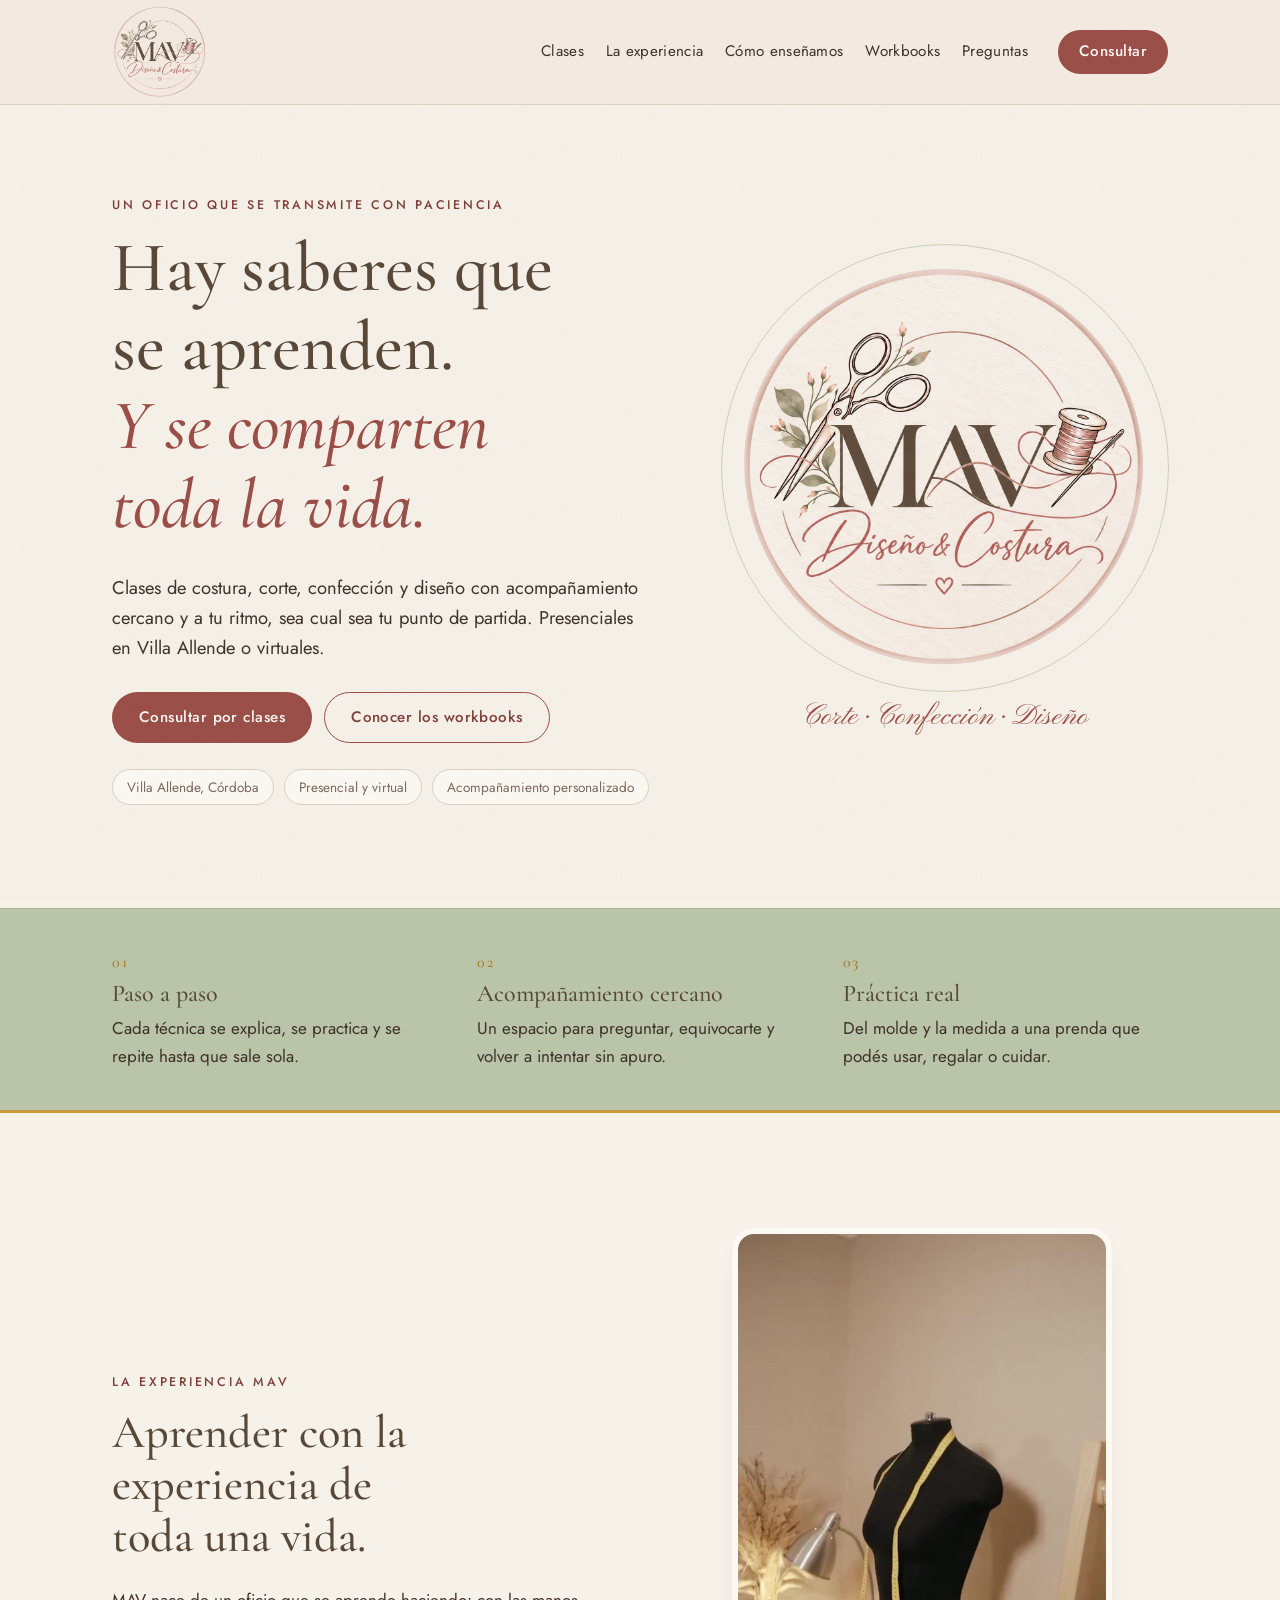
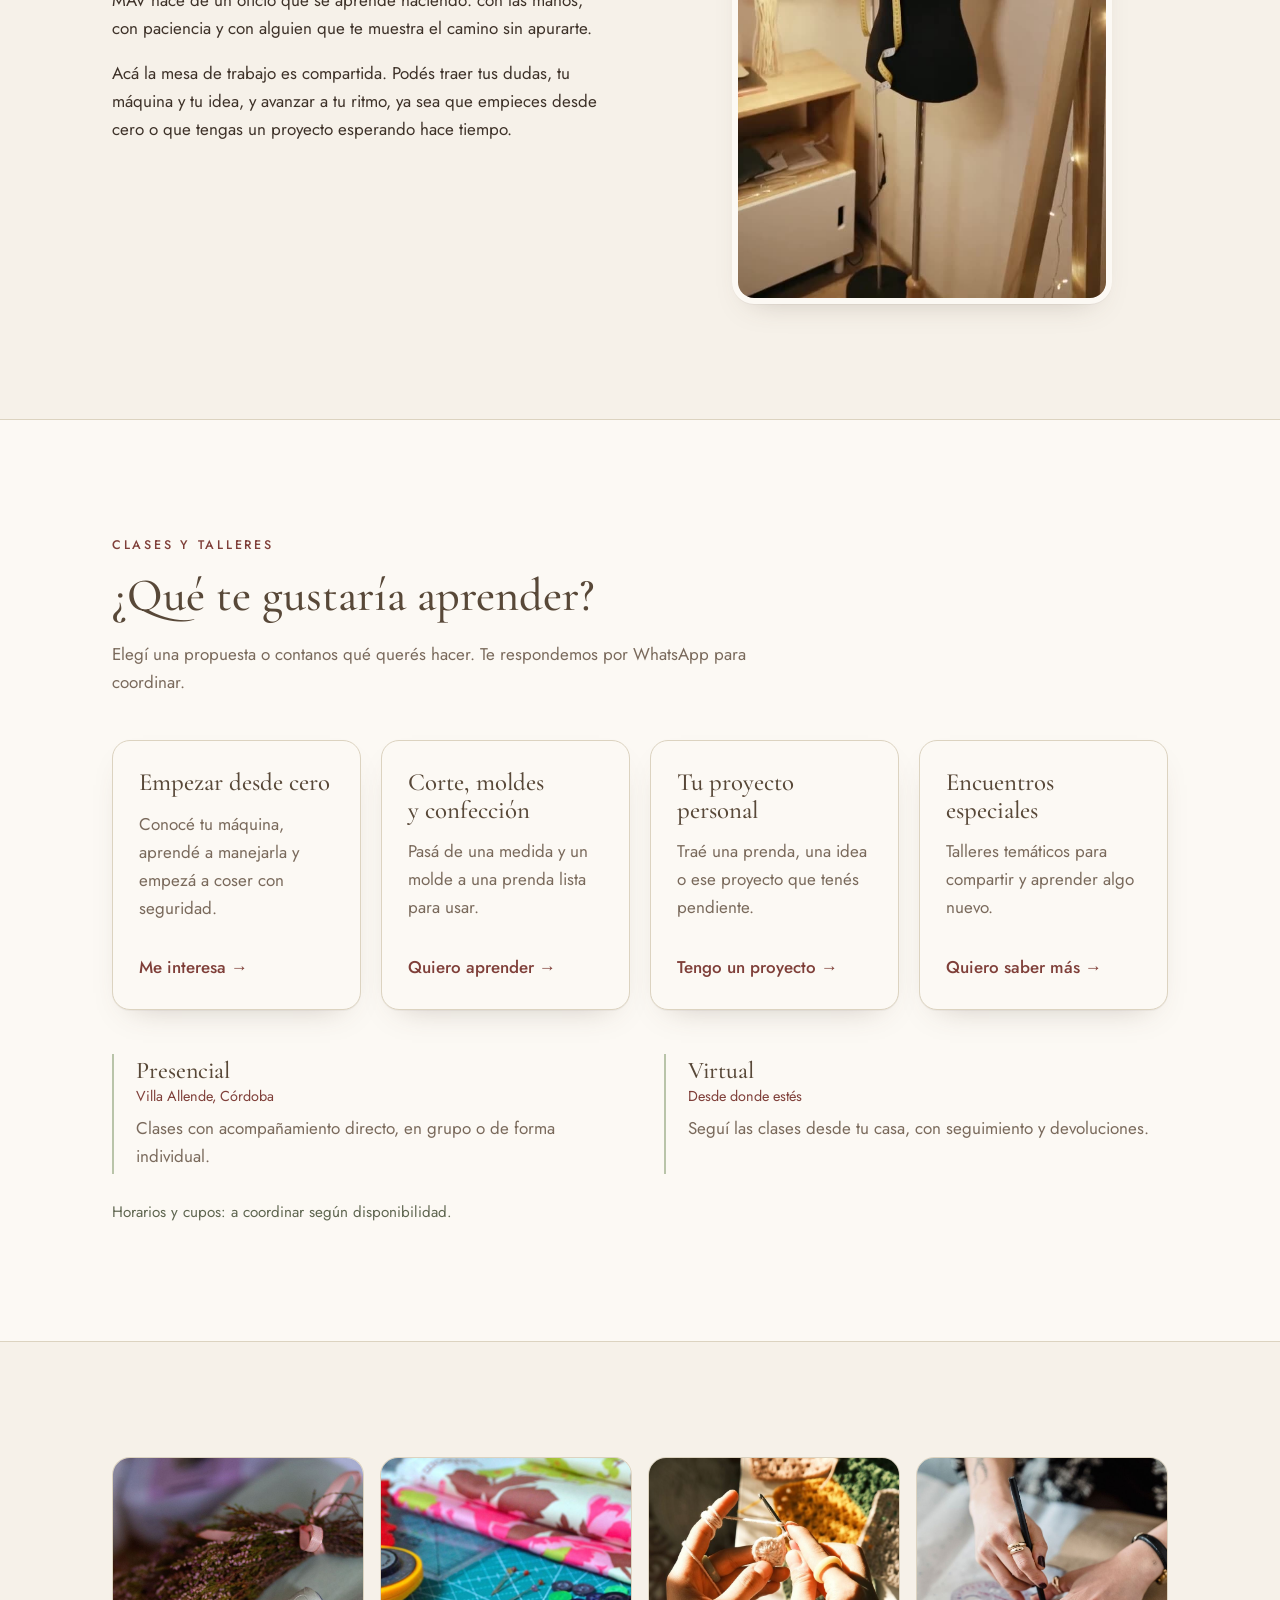
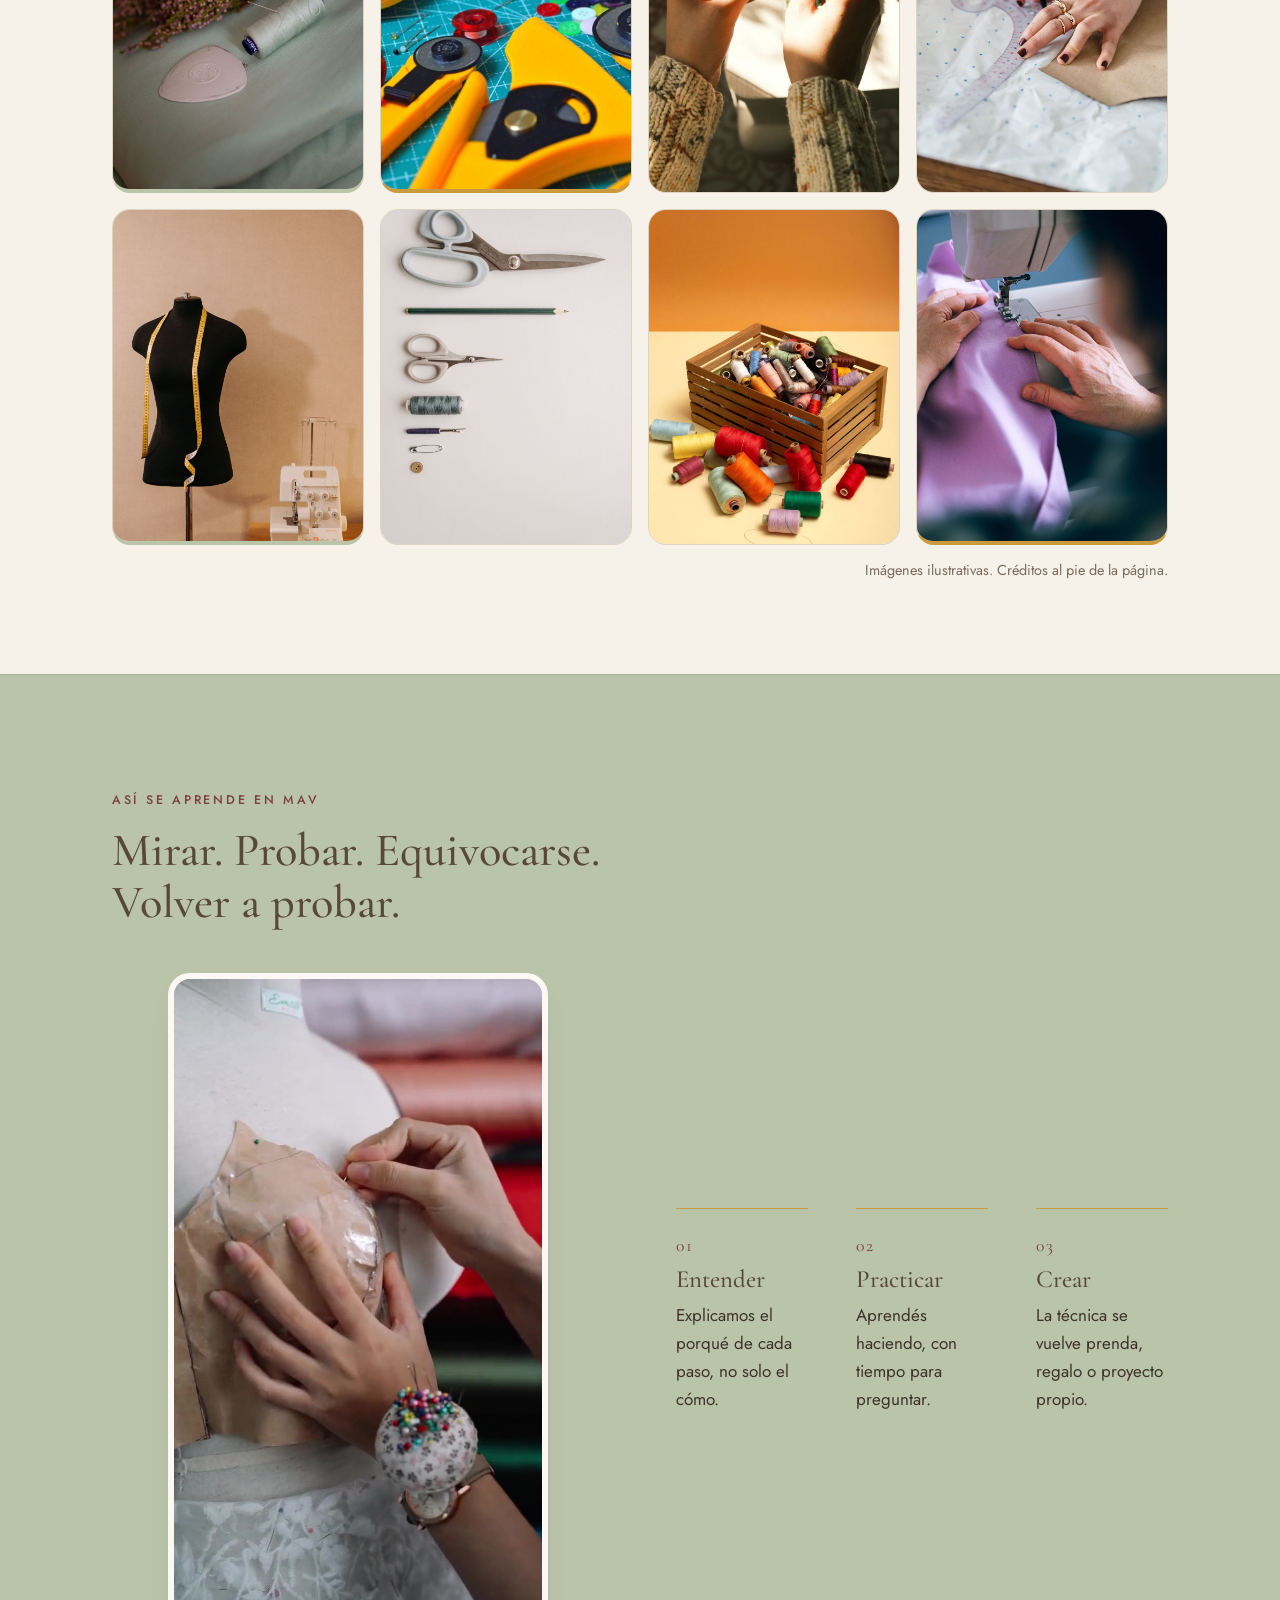
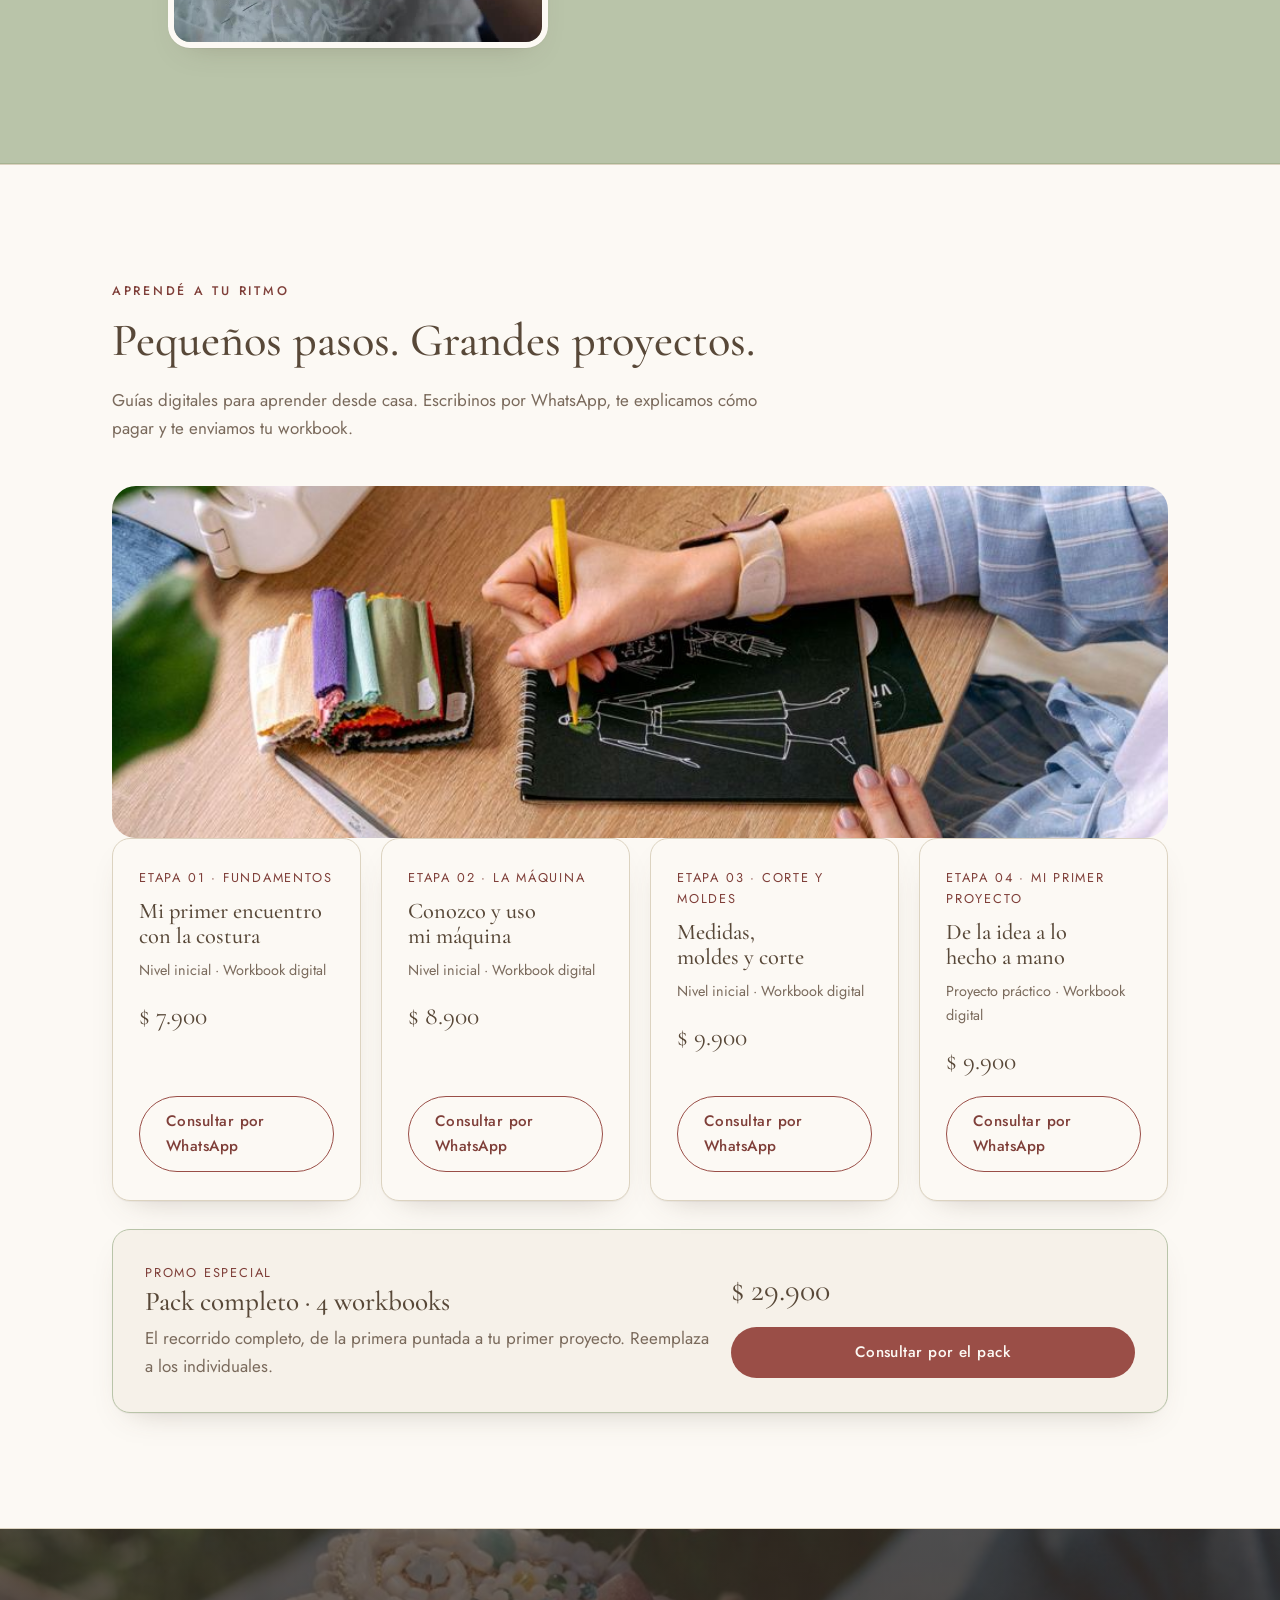
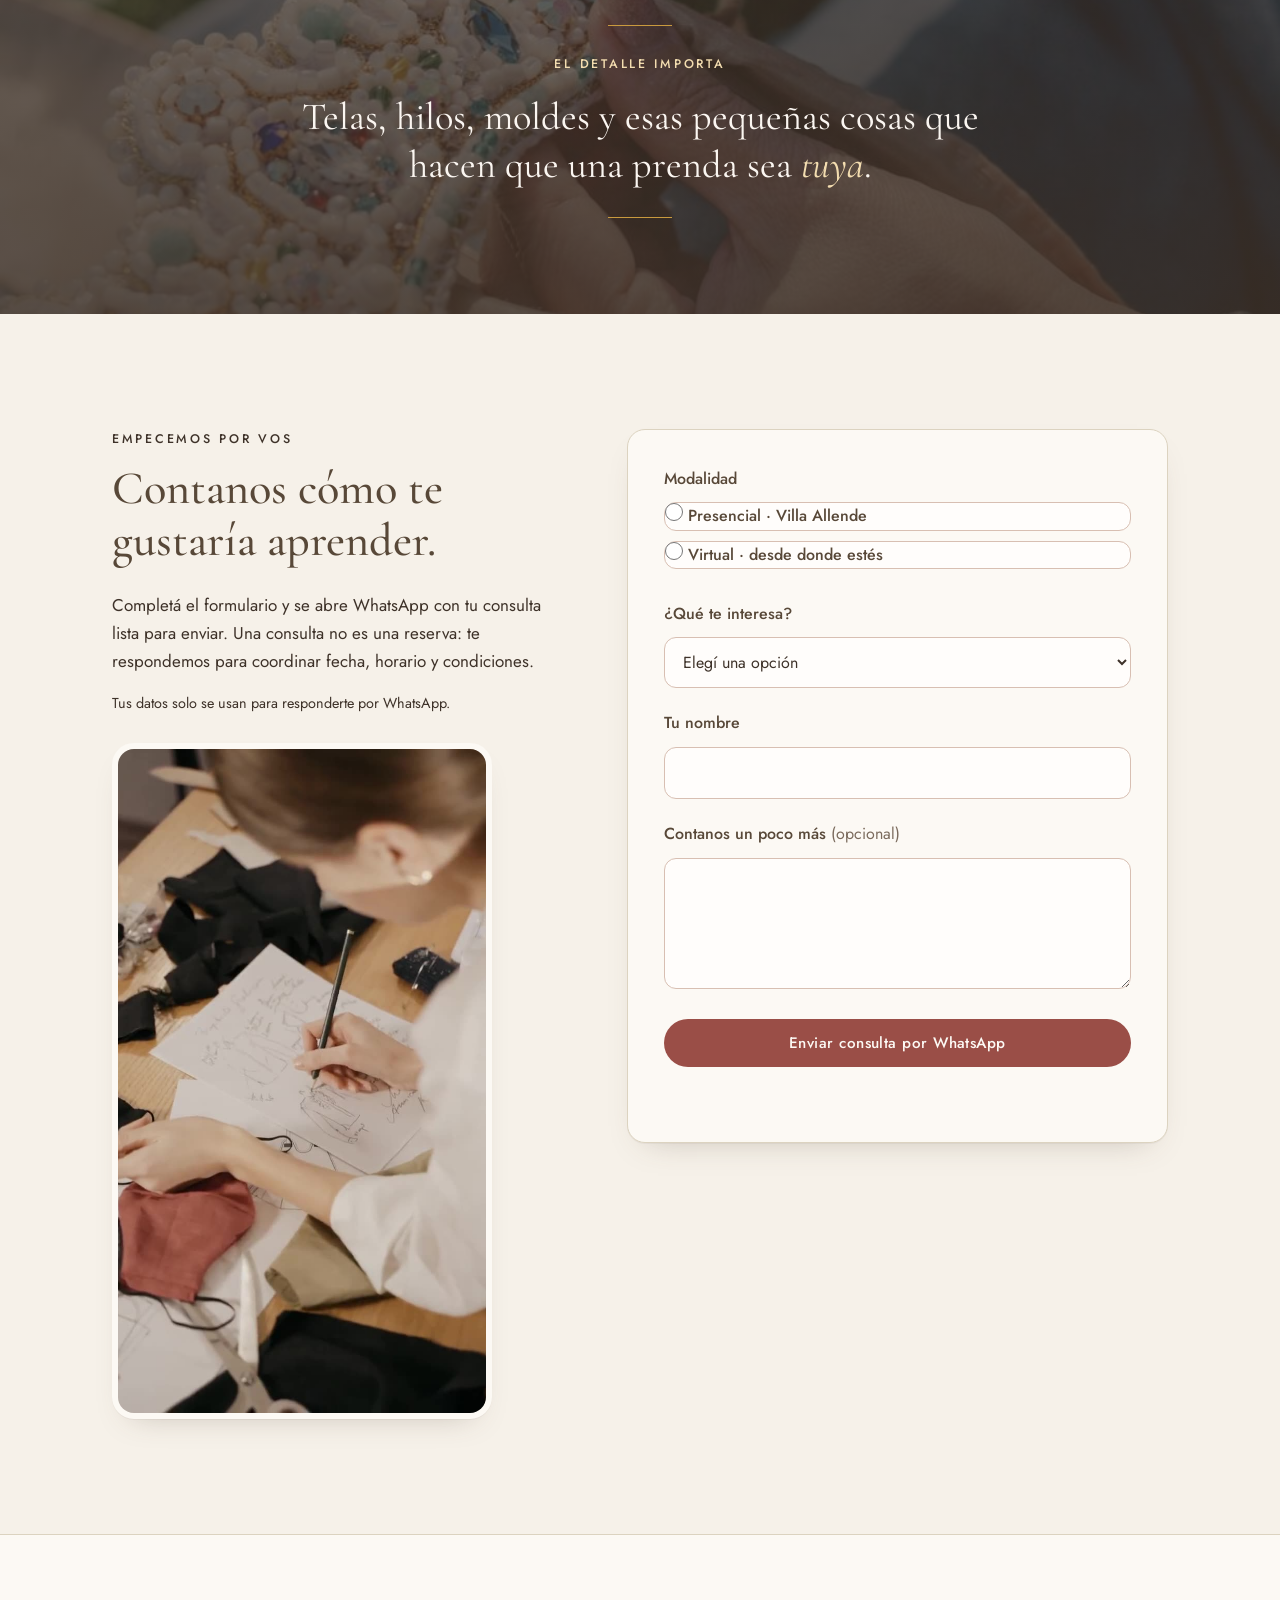
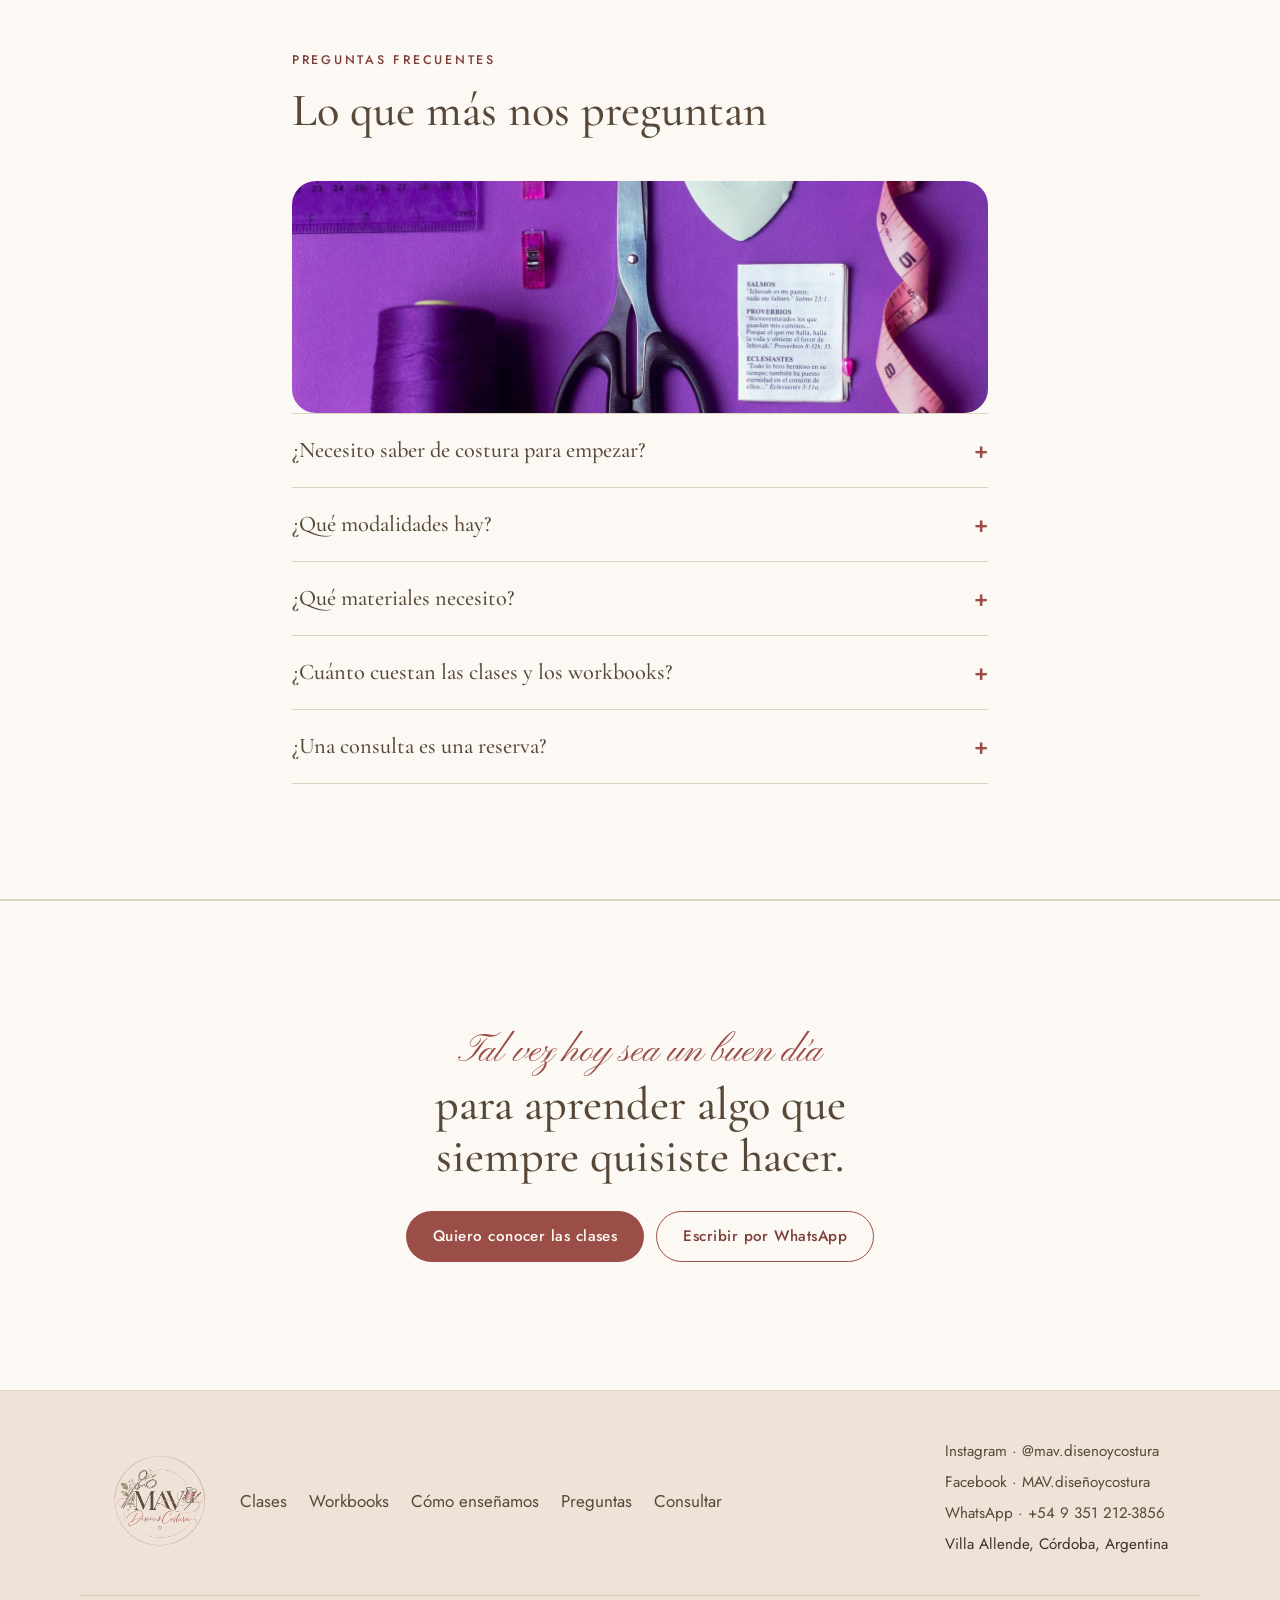
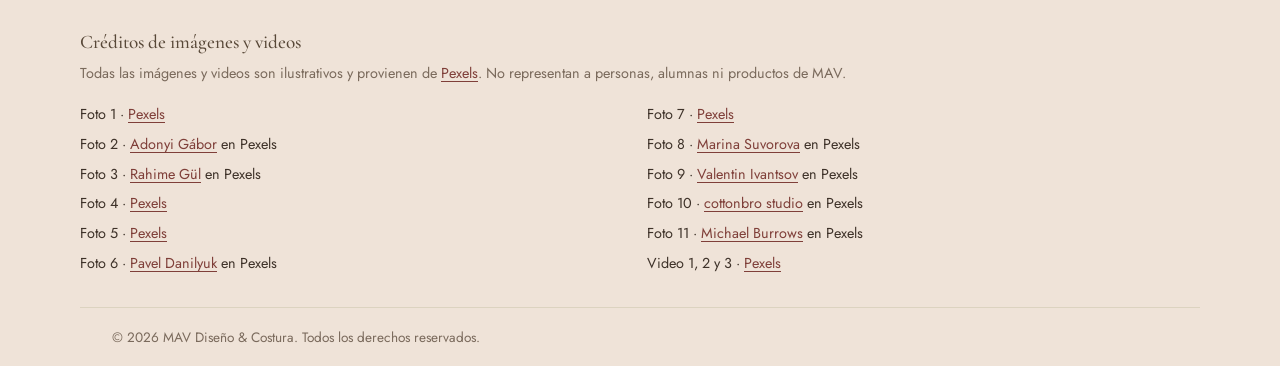
<file: index.html>
<!doctype html>
<html lang="es-AR">
<head>
  <meta charset="utf-8">
  <meta name="viewport" content="width=device-width, initial-scale=1">
  <title>MAV Diseño &amp; Costura | Clases de costura en Villa Allende</title>
  <meta name="description" content="Clases de costura, corte, confección y diseño en Villa Allende, Córdoba, y de forma virtual. Aprendé paso a paso, con acompañamiento cercano y a tu ritmo.">
  <meta name="theme-color" content="#F4EAE2">
  <meta property="og:title" content="MAV Diseño &amp; Costura">
  <meta property="og:description" content="Aprendé costura, corte, confección y diseño paso a paso, presencial en Villa Allende o virtual.">
  <meta property="og:type" content="website">
  <meta property="og:image" content="assets/mav-logo-oficial.jpg">
  <link rel="icon" type="image/jpeg" href="assets/mav-logo-oficial.jpg">
  <link rel="preconnect" href="https://fonts.googleapis.com">
  <link rel="preconnect" href="https://fonts.gstatic.com" crossorigin>
  <link href="https://fonts.googleapis.com/css2?family=Cormorant+Garamond:ital,wght@0,500;0,600;1,500&family=Jost:wght@400;500&family=Pinyon+Script&display=swap" rel="stylesheet">
  <link rel="stylesheet" href="styles.css">
</head>
<body>
  <a class="skip-link" href="#main">Ir al contenido</a>

  <header class="site-header">
    <div class="container header-inner">
      <a class="brand" href="#inicio" aria-label="MAV Diseño &amp; Costura, ir al inicio">
        <img class="brand-logo" src="assets/mav-logo-oficial.jpg" alt="MAV Diseño &amp; Costura, logo oficial" width="1254" height="1254">
      </a>
      <button class="menu-toggle" type="button" aria-expanded="false" aria-controls="menu" aria-label="Abrir menú">
        <span class="menu-bars" aria-hidden="true"></span>
      </button>
      <nav id="menu" class="site-nav" aria-label="Principal">
        <a href="#clases">Clases</a>
        <a href="#experiencia">La experiencia</a>
        <a href="#metodo">Cómo enseñamos</a>
        <a href="#workbooks">Workbooks</a>
        <a href="#faq">Preguntas</a>
        <a class="btn btn-primary btn-small" href="#consultar">Consultar</a>
      </nav>
    </div>
  </header>

  <main id="main">

    <!-- INICIO -->
    <section id="inicio" class="hero">
      <div class="container hero-grid">
        <div class="hero-copy">
          <p class="eyebrow">Un oficio que se transmite con paciencia</p>
          <h1>Hay saberes que se aprenden. <em>Y se comparten toda la vida.</em></h1>
          <p class="lead">Clases de costura, corte, confección y diseño con acompañamiento cercano y a tu ritmo, sea cual sea tu punto de partida. Presenciales en Villa Allende o virtuales.</p>
          <div class="cta-row">
            <a class="btn btn-primary" href="#consultar">Consultar por clases</a>
            <a class="btn btn-ghost" href="#workbooks">Conocer los workbooks</a>
          </div>
          <ul class="chips" aria-label="Datos clave">
            <li>Villa Allende, Córdoba</li>
            <li>Presencial y virtual</li>
            <li>Acompañamiento personalizado</li>
          </ul>
        </div>
        <div class="hero-visual">
          <div class="logo-frame">
            <img class="hero-logo" src="assets/mav-logo-oficial.jpg" alt="MAV Diseño &amp; Costura, logo oficial con tijeras, hilo y aguja" width="1254" height="1254">
          </div>
          <p class="script-caption">Corte · Confección · Diseño</p>
        </div>
      </div>
    </section>

    <!-- PROPUESTA -->
    <section class="values bloque-salvia" aria-label="Nuestra propuesta">
      <div class="container values-grid">
        <article class="value">
          <span class="value-num" aria-hidden="true">01</span>
          <h2>Paso a paso</h2>
          <p>Cada técnica se explica, se practica y se repite hasta que sale sola.</p>
        </article>
        <article class="value">
          <span class="value-num" aria-hidden="true">02</span>
          <h2>Acompañamiento cercano</h2>
          <p>Un espacio para preguntar, equivocarte y volver a intentar sin apuro.</p>
        </article>
        <article class="value">
          <span class="value-num" aria-hidden="true">03</span>
          <h2>Práctica real</h2>
          <p>Del molde y la medida a una prenda que podés usar, regalar o cuidar.</p>
        </article>
      </div>
    </section>

    <!-- EXPERIENCIA -->
    <section id="experiencia" class="section">
      <div class="container split">
        <div>
          <p class="eyebrow">La experiencia MAV</p>
          <h2>Aprender con la experiencia de toda una vida.</h2>
          <p>MAV nace de un oficio que se aprende haciendo: con las manos, con paciencia y con alguien que te muestra el camino sin apurarte.</p>
          <p>Acá la mesa de trabajo es compartida. Podés traer tus dudas, tu máquina y tu idea, y avanzar a tu ritmo, ya sea que empieces desde cero o que tengas un proyecto esperando hace tiempo.</p>
        </div>
        <figure class="video-card">
          <video src="assets/videos/video-01.mp4" poster="assets/videos/video-01-poster.jpg" muted loop playsinline preload="metadata" aria-label="Video ilustrativo: medición de un maniquí con cinta métrica"></video>
        </figure>
      </div>
    </section>

    <!-- CLASES -->
    <section id="clases" class="section section-alt">
      <div class="container">
        <header class="section-head">
          <p class="eyebrow">Clases y talleres</p>
          <h2>¿Qué te gustaría aprender?</h2>
          <p>Elegí una propuesta o contanos qué querés hacer. Te respondemos por WhatsApp para coordinar.</p>
        </header>

        <div class="cards cards-4">
          <article class="card">
            <h3>Empezar desde cero</h3>
            <p>Conocé tu máquina, aprendé a manejarla y empezá a coser con seguridad.</p>
            <a class="card-link" href="#consultar">Me interesa <span aria-hidden="true">→</span></a>
          </article>
          <article class="card">
            <h3>Corte, moldes y confección</h3>
            <p>Pasá de una medida y un molde a una prenda lista para usar.</p>
            <a class="card-link" href="#consultar">Quiero aprender <span aria-hidden="true">→</span></a>
          </article>
          <article class="card">
            <h3>Tu proyecto personal</h3>
            <p>Traé una prenda, una idea o ese proyecto que tenés pendiente.</p>
            <a class="card-link" href="#consultar">Tengo un proyecto <span aria-hidden="true">→</span></a>
          </article>
          <article class="card">
            <h3>Encuentros especiales</h3>
            <p>Talleres temáticos para compartir y aprender algo nuevo.</p>
            <a class="card-link" href="#consultar">Quiero saber más <span aria-hidden="true">→</span></a>
          </article>
        </div>

        <div class="modes">
          <article class="mode">
            <h3>Presencial</h3>
            <p class="mode-place">Villa Allende, Córdoba</p>
            <p>Clases con acompañamiento directo, en grupo o de forma individual.</p>
          </article>
          <article class="mode">
            <h3>Virtual</h3>
            <p class="mode-place">Desde donde estés</p>
            <p>Seguí las clases desde tu casa, con seguimiento y devoluciones.</p>
          </article>
          <p class="modes-note">Horarios y cupos: a coordinar según disponibilidad.</p>
        </div>
      </div>
    </section>

    <!-- GALERÍA -->
    <section class="section galeria-section" aria-label="El oficio en imágenes">
      <div class="container">
        <div class="galeria">
          <figure><img src="assets/fotos/foto-01.jpg" alt="Ramo de brezo con cinta rosa sobre tela verde salvia, con un carrete de hilo y un alfiler" loading="lazy" width="933" height="1400"></figure>
          <figure><img src="assets/fotos/foto-02.jpg" alt="Herramientas de corte, botones e hilos sobre una base de corte verde" loading="lazy" width="1400" height="930"></figure>
          <figure><img src="assets/fotos/foto-03.jpg" alt="Manos tejiendo a crochet con luz cálida de sol" loading="lazy" width="788" height="1400"></figure>
          <figure><img src="assets/fotos/foto-05.jpg" alt="Manos trazando un patrón con regla curva sobre papel de moldería" loading="lazy" width="933" height="1400"></figure>
          <figure><img src="assets/fotos/foto-06.jpg" alt="Maniquí negro con cinta métrica amarilla junto a una overlock blanca" loading="lazy" width="935" height="1400"></figure>
          <figure><img src="assets/fotos/foto-07.jpg" alt="Tijeras, lápiz, hilo y botón ordenados sobre fondo claro" loading="lazy" width="935" height="1400"></figure>
          <figure><img src="assets/fotos/foto-09.jpg" alt="Caja de madera con carretes de hilo de colores" loading="lazy" width="933" height="1400"></figure>
          <figure><img src="assets/fotos/foto-10.jpg" alt="Manos cosiendo una tela lila a máquina" loading="lazy" width="933" height="1400"></figure>
        </div>
        <p class="fine foto-nota">Imágenes ilustrativas. Créditos al pie de la página.</p>
      </div>
    </section>

    <!-- MÉTODO -->
    <section id="metodo" class="section bloque-salvia">
      <div class="container">
        <header class="section-head">
          <p class="eyebrow">Así se aprende en MAV</p>
          <h2>Mirar. Probar. Equivocarse. Volver a probar.</h2>
        </header>
        <div class="split">
        <figure class="video-card">
          <video src="assets/videos/video-02.mp4" poster="assets/videos/video-02-poster.jpg" muted loop playsinline preload="metadata" aria-label="Video ilustrativo: alfileres y tela sobre un molde"></video>
        </figure>
        <ol class="steps">
          <li class="step">
            <span class="step-num">01</span>
            <h3>Entender</h3>
            <p>Explicamos el porqué de cada paso, no solo el cómo.</p>
          </li>
          <li class="step">
            <span class="step-num">02</span>
            <h3>Practicar</h3>
            <p>Aprendés haciendo, con tiempo para preguntar.</p>
          </li>
          <li class="step">
            <span class="step-num">03</span>
            <h3>Crear</h3>
            <p>La técnica se vuelve prenda, regalo o proyecto propio.</p>
          </li>
        </ol>
        </div>
      </div>
    </section>

    <!-- WORKBOOKS -->
    <section id="workbooks" class="section section-alt">
      <div class="container">
        <header class="section-head">
          <p class="eyebrow">Aprendé a tu ritmo</p>
          <h2>Pequeños pasos. Grandes proyectos.</h2>
          <p>Guías digitales para aprender desde casa. Escribinos por WhatsApp, te explicamos cómo pagar y te enviamos tu workbook.</p>
        </header>
        <figure class="banner-foto banner-corto">
          <img src="assets/fotos/foto-11.jpg" alt="Manos dibujando un vestido sobre un cuaderno negro, con lápiz amarillo" loading="lazy" style="object-position: 50% 45%">
        </figure>

        <div class="cards cards-4">
          <article class="card workbook">
            <p class="stage">Etapa 01 · Fundamentos</p>
            <h3>Mi primer encuentro con la costura</h3>
            <p class="level">Nivel inicial · Workbook digital</p>
            <p class="price">$ 7.900</p>
            <a class="btn btn-ghost btn-block" href="https://wa.me/5493512123856?text=Hola%20MAV%21%20Quiero%20comprar%20el%20Workbook%2001%20%C2%B7%20Mi%20primer%20encuentro%20con%20la%20costura.%20%C2%BFMe%20pas%C3%A1s%20los%20pasos%20para%20pagarlo%3F" target="_blank" rel="noopener">Consultar por WhatsApp</a>
          </article>
          <article class="card workbook">
            <p class="stage">Etapa 02 · La máquina</p>
            <h3>Conozco y uso mi máquina</h3>
            <p class="level">Nivel inicial · Workbook digital</p>
            <p class="price">$ 8.900</p>
            <a class="btn btn-ghost btn-block" href="https://wa.me/5493512123856?text=Hola%20MAV%21%20Quiero%20comprar%20el%20Workbook%2002%20%C2%B7%20Conozco%20y%20uso%20mi%20m%C3%A1quina.%20%C2%BFMe%20pas%C3%A1s%20los%20pasos%20para%20pagarlo%3F" target="_blank" rel="noopener">Consultar por WhatsApp</a>
          </article>
          <article class="card workbook">
            <p class="stage">Etapa 03 · Corte y moldes</p>
            <h3>Medidas, moldes y corte</h3>
            <p class="level">Nivel inicial · Workbook digital</p>
            <p class="price">$ 9.900</p>
            <a class="btn btn-ghost btn-block" href="https://wa.me/5493512123856?text=Hola%20MAV%21%20Quiero%20comprar%20el%20Workbook%2003%20%C2%B7%20Medidas%2C%20moldes%20y%20corte.%20%C2%BFMe%20pas%C3%A1s%20los%20pasos%20para%20pagarlo%3F" target="_blank" rel="noopener">Consultar por WhatsApp</a>
          </article>
          <article class="card workbook">
            <p class="stage">Etapa 04 · Mi primer proyecto</p>
            <h3>De la idea a lo hecho a mano</h3>
            <p class="level">Proyecto práctico · Workbook digital</p>
            <p class="price">$ 9.900</p>
            <a class="btn btn-ghost btn-block" href="https://wa.me/5493512123856?text=Hola%20MAV%21%20Quiero%20comprar%20el%20Workbook%2004%20%C2%B7%20De%20la%20idea%20a%20lo%20hecho%20a%20mano.%20%C2%BFMe%20pas%C3%A1s%20los%20pasos%20para%20pagarlo%3F" target="_blank" rel="noopener">Consultar por WhatsApp</a>
          </article>
        </div>

        <article class="card pack">
          <div>
            <p class="stage">Promo especial</p>
            <h3>Pack completo · 4 workbooks</h3>
            <p>El recorrido completo, de la primera puntada a tu primer proyecto. Reemplaza a los individuales.</p>
          </div>
          <div class="pack-buy">
            <p class="price">$ 29.900</p>
            <a class="btn btn-primary btn-block" href="https://wa.me/5493512123856?text=Hola%20MAV%21%20Quiero%20comprar%20el%20Pack%20completo%20de%204%20workbooks.%20%C2%BFMe%20pas%C3%A1s%20los%20pasos%20para%20pagarlo%3F" target="_blank" rel="noopener">Consultar por el pack</a>
          </div>
        </article>
      </div>
    </section>

    <!-- DETALLE -->
    <section class="quote-band banner-foto">
      <img class="banner-img" src="assets/fotos/foto-08.jpg" alt="" loading="lazy" aria-hidden="true">
      <div class="banner-velo" aria-hidden="true"></div>
      <div class="container narrow banner-texto">
        <p class="eyebrow">El detalle importa</p>
        <p class="quote">Telas, hilos, moldes y esas pequeñas cosas que hacen que una prenda sea <em>tuya</em>.</p>
      </div>
    </section>

    <!-- CONSULTAR -->
    <section id="consultar" class="section">
      <div class="container form-grid">
        <div>
          <p class="eyebrow">Empecemos por vos</p>
          <h2>Contanos cómo te gustaría aprender.</h2>
          <p>Completá el formulario y se abre WhatsApp con tu consulta lista para enviar. Una consulta no es una reserva: te respondemos para coordinar fecha, horario y condiciones.</p>
          <p class="fine">Tus datos solo se usan para responderte por WhatsApp.</p>
          <figure class="video-card video-card-chico">
            <video src="assets/videos/video-03.mp4" poster="assets/videos/video-03-poster.jpg" muted loop playsinline preload="metadata" aria-label="Video ilustrativo: diseño de moldes con lápiz sobre papel"></video>
          </figure>
        </div>

        <form id="consulta-form" class="form" novalidate>
          <fieldset class="field">
            <legend>Modalidad</legend>
            <label class="option"><input type="radio" name="modalidad" value="Presencial en Villa Allende" required> <span>Presencial · Villa Allende</span></label>
            <label class="option"><input type="radio" name="modalidad" value="Virtual"> <span>Virtual · desde donde estés</span></label>
          </fieldset>

          <div class="field">
            <label for="interes">¿Qué te interesa?</label>
            <select id="interes" name="interes" required>
              <option value="">Elegí una opción</option>
              <option>Empezar desde cero</option>
              <option>Corte y confección</option>
              <option>Diseño y moldes</option>
              <option>Proyecto personal</option>
              <option>Encuentro o taller especial</option>
              <option>Workbooks digitales</option>
              <option>Otra consulta</option>
            </select>
          </div>

          <div class="field">
            <label for="nombre">Tu nombre</label>
            <input id="nombre" name="nombre" type="text" autocomplete="given-name" required>
          </div>

          <div class="field">
            <label for="mensaje">Contanos un poco más <span class="optional">(opcional)</span></label>
            <textarea id="mensaje" name="mensaje" rows="4"></textarea>
          </div>

          <button class="btn btn-primary btn-block" type="submit">Enviar consulta por WhatsApp</button>
          <p id="form-status" class="form-status" role="status" aria-live="polite"></p>
        </form>
      </div>
    </section>

    <!-- FAQ -->
    <section id="faq" class="section section-alt">
      <div class="container narrow">
        <header class="section-head">
          <p class="eyebrow">Preguntas frecuentes</p>
          <h2>Lo que más nos preguntan</h2>
        </header>
        <figure class="banner-foto banner-corto">
          <img src="assets/fotos/foto-04.jpg" alt="Herramientas de costura moradas y rosas sobre fondo violeta: tijeras, cinta métrica y una regla" loading="lazy" style="object-position: 50% 50%">
        </figure>
        <div class="faq">
          <details>
            <summary>¿Necesito saber de costura para empezar?</summary>
            <p>No. Hay propuestas pensadas para quienes empiezan desde cero. Contanos tu punto de partida y te orientamos.</p>
          </details>
          <details>
            <summary>¿Qué modalidades hay?</summary>
            <p>Presencial en Villa Allende, Córdoba, y virtual desde donde estés. Te confirmamos la modalidad y la coordinación por WhatsApp.</p>
          </details>
          <details>
            <summary>¿Qué materiales necesito?</summary>
            <p>Te compartimos la lista de materiales al coordinar tu clase.</p>
          </details>
          <details>
            <summary>¿Cuánto cuestan las clases y los workbooks?</summary>
            <p>Los precios se informan al consultar. Todavía no están publicados en la web.</p>
          </details>
          <details>
            <summary>¿Una consulta es una reserva?</summary>
            <p>No. Una consulta es el primer paso: después coordinamos fecha, horario y condiciones juntas.</p>
          </details>
        </div>
      </div>
    </section>

    <!-- CIERRE -->
    <section class="closing">
      <div class="container narrow">
        <p class="script">Tal vez hoy sea un buen día</p>
        <h2>para aprender algo que siempre quisiste hacer.</h2>
        <div class="cta-row cta-center">
          <a class="btn btn-primary" href="#consultar">Quiero conocer las clases</a>
          <a class="btn btn-ghost" href="https://wa.me/5493512123856?text=Hola%20MAV%2C%20quiero%20consultar%20por%20las%20clases%20de%20dise%C3%B1o%20y%20costura." target="_blank" rel="noopener">Escribir por WhatsApp</a>
        </div>
      </div>
    </section>

  </main>

  <footer class="site-footer">
    <div class="container footer-grid">
      <div class="footer-brand">
        <img class="footer-logo" src="assets/mav-logo-oficial.jpg" alt="MAV Diseño &amp; Costura, logo oficial" width="1254" height="1254">
      </div>
      <nav class="footer-nav" aria-label="Pie de página">
        <a href="#clases">Clases</a>
        <a href="#workbooks">Workbooks</a>
        <a href="#metodo">Cómo enseñamos</a>
        <a href="#faq">Preguntas</a>
        <a href="#consultar">Consultar</a>
      </nav>
      <div class="footer-contact">
        <p><a href="https://www.instagram.com/mav.disenoycostura/" target="_blank" rel="noopener">Instagram · @mav.disenoycostura</a></p>
        <p><a href="https://www.facebook.com/profile.php?id=61595158318242" target="_blank" rel="noopener">Facebook · MAV.diseñoycostura</a></p>
        <p><a href="https://wa.me/5493512123856" target="_blank" rel="noopener">WhatsApp · +54 9 351 212-3856</a></p>
        <p>Villa Allende, Córdoba, Argentina</p>
      </div>
    </div>
    <section class="creditos container" aria-labelledby="creditos-titulo">
      <h2 id="creditos-titulo">Créditos de imágenes y videos</h2>
      <p class="fine">Todas las imágenes y videos son ilustrativos y provienen de <a href="https://www.pexels.com" target="_blank" rel="noopener">Pexels</a>. No representan a personas, alumnas ni productos de MAV.</p>
      <ul>
        <li>Foto 1 · <a href="https://www.pexels.com" target="_blank" rel="noopener">Pexels</a></li>
        <li>Foto 2 · <a href="https://www.pexels.com/es-es/foto/lote-de-herramientas-de-medicion-amarillas-1409221/" target="_blank" rel="noopener">Adonyi Gábor</a> en Pexels</li>
        <li>Foto 3 · <a href="https://www.pexels.com/es-es/foto/primer-plano-de-manos-tejiendo-al-sol-calido-29889872/" target="_blank" rel="noopener">Rahime Gül</a> en Pexels</li>
        <li>Foto 4 · <a href="https://www.pexels.com" target="_blank" rel="noopener">Pexels</a></li>
        <li>Foto 5 · <a href="https://www.pexels.com" target="_blank" rel="noopener">Pexels</a></li>
        <li>Foto 6 · <a href="https://www.pexels.com/es-es/foto/un-maniqui-y-una-maquina-de-coser-6461323/" target="_blank" rel="noopener">Pavel Danilyuk</a> en Pexels</li>
        <li>Foto 7 · <a href="https://www.pexels.com" target="_blank" rel="noopener">Pexels</a></li>
        <li>Foto 8 · <a href="https://www.pexels.com/es-es/foto/bordados-intrincados-a-mano-sobre-tela-para-exteriores-37756728/" target="_blank" rel="noopener">Marina Suvorova</a> en Pexels</li>
        <li>Foto 9 · <a href="https://www.pexels.com/es-es/foto/bobinas-de-hilo-de-colores-en-caja-de-madera-40217026/" target="_blank" rel="noopener">Valentin Ivantsov</a> en Pexels</li>
        <li>Foto 10 · <a href="https://www.pexels.com/es-es/foto/persona-cosiendo-a-maquina-de-coser-blanca-4622206/" target="_blank" rel="noopener">cottonbro studio</a> en Pexels</li>
        <li>Foto 11 · <a href="https://www.pexels.com/es-es/foto/ligero-mujer-arte-escritorio-7147587/" target="_blank" rel="noopener">Michael Burrows</a> en Pexels</li>
        <li>Video 1, 2 y 3 · <a href="https://www.pexels.com" target="_blank" rel="noopener">Pexels</a></li>
      </ul>
    </section>
    <div class="container copy">© 2026 MAV Diseño &amp; Costura. Todos los derechos reservados.</div>
  </footer>

  <script src="script.js"></script>
</body>
</html>
</file>
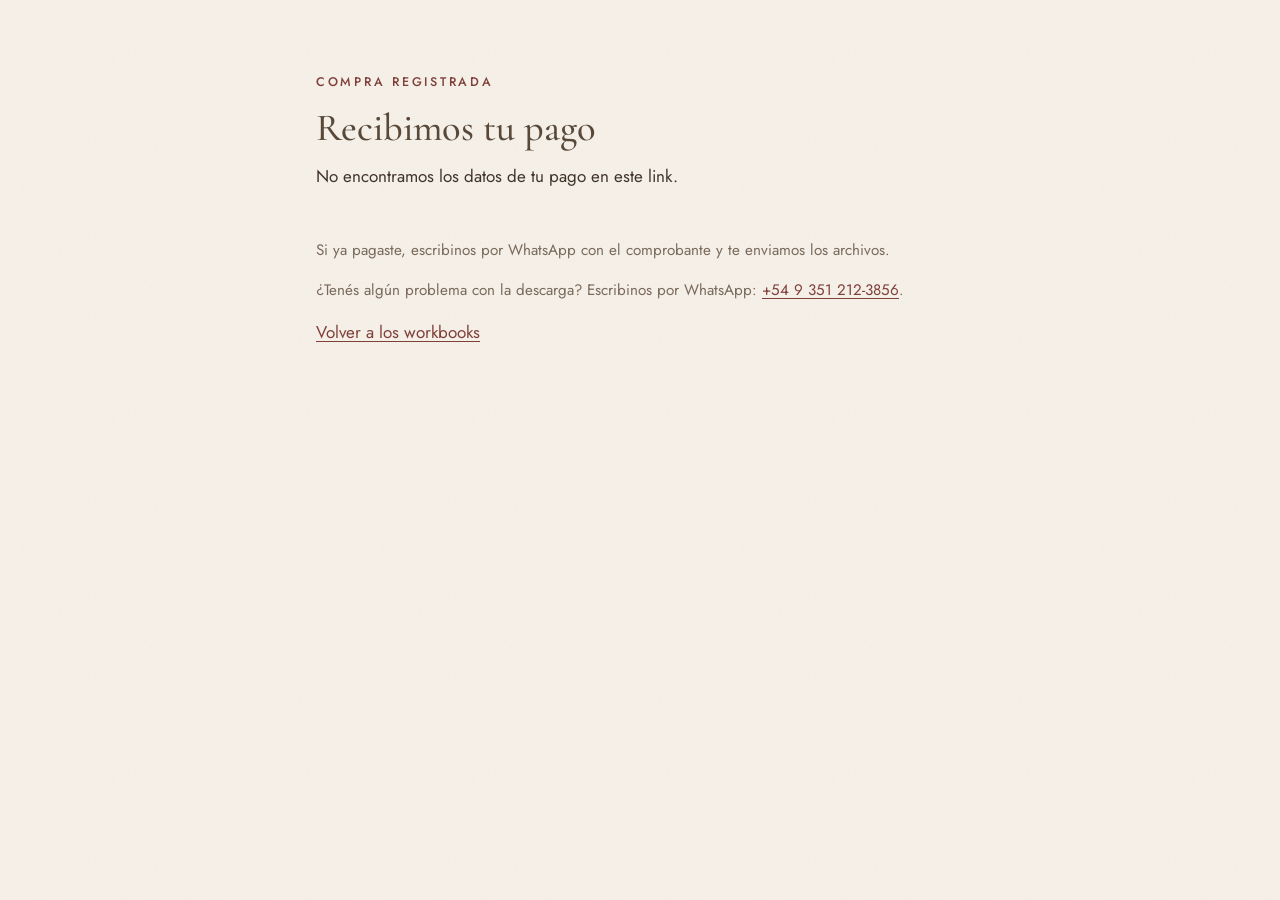
<file: gracias.html>
<!doctype html>
<html lang="es-AR">
<head>
  <meta charset="utf-8">
  <meta name="viewport" content="width=device-width, initial-scale=1">
  <meta name="robots" content="noindex">
  <title>Gracias por tu compra | MAV Diseño &amp; Costura</title>
  <link rel="icon" type="image/jpeg" href="assets/mav-logo-oficial.jpg">
  <link href="https://fonts.googleapis.com/css2?family=Cormorant+Garamond:wght@500;600&family=Jost:wght@400;500&display=swap" rel="stylesheet">
  <link rel="stylesheet" href="styles.css">
  <style>
    .gracias { max-width: 680px; margin: 0 auto; padding: 72px 16px; }
    .gracias h1 { font-family: 'Cormorant Garamond', Georgia, serif; font-weight: 500; color: var(--cafe, #584838); font-size: 2.4rem; margin: 0 0 12px; }
    .gracias .links { list-style: none; padding: 0; margin: 24px 0; display: grid; gap: 12px; }
    .gracias .links a { display: block; padding: 14px 18px; border: 1px solid #E3CCC0; border-radius: 14px; background: #FBF6F1; color: #584838; text-decoration: none; font-weight: 500; }
    .gracias .links a:hover { border-color: #9A4E47; }
    .gracias .note { color: #7A6A5C; font-size: .95rem; }
    .gracias .status { min-height: 1.5em; }
  </style>
</head>
<body>
  <main class="gracias">
    <p class="eyebrow">Compra registrada</p>
    <h1 id="titulo">Recibimos tu pago</h1>
    <p id="estado" class="status">Estamos verificando tu pago con Mercado Pago…</p>
    <ul id="links" class="links" aria-live="polite"></ul>
    <p class="note" id="nota"></p>
    <p class="note">¿Tenés algún problema con la descarga? Escribinos por WhatsApp: <a href="https://wa.me/5493512123856">+54 9 351 212-3856</a>.</p>
    <p><a href="index.html#workbooks">Volver a los workbooks</a></p>
  </main>
  <script>
    (function () {
      var params = new URLSearchParams(window.location.search);
      var paymentId = params.get('payment_id') || params.get('collection_id');
      var estado = document.getElementById('estado');
      var links = document.getElementById('links');
      var nota = document.getElementById('nota');
      if (!paymentId) {
        estado.textContent = 'No encontramos los datos de tu pago en este link.';
        nota.textContent = 'Si ya pagaste, escribinos por WhatsApp con el comprobante y te enviamos los archivos.';
        return;
      }
      fetch('/api/confirm?payment_id=' + encodeURIComponent(paymentId))
        .then(function (r) { return r.json().then(function (j) { return { ok: r.ok, j: j }; }); })
        .then(function (res) {
          if (!res.ok) { estado.textContent = res.j.error || 'No pudimos verificar el pago.'; return; }
          if (res.j.status !== 'approved') {
            estado.textContent = 'Tu pago todavía no figura como aprobado. Cuando se acredite, volvé a este link o escribinos por WhatsApp.';
            return;
          }
          estado.textContent = 'Tu pago fue aprobado. Ya podés descargar tus archivos.';
          res.j.links.forEach(function (l) {
            var li = document.createElement('li');
            var a = document.createElement('a');
            a.href = l.url; a.textContent = 'Descargar · ' + l.title;
            li.appendChild(a); links.appendChild(li);
          });
          nota.textContent = 'Los links de descarga vencen en ' + (res.j.expires_in_days || 7) + ' días. Guardá los archivos en tu dispositivo.';
        })
        .catch(function () { estado.textContent = 'Hubo un problema de conexión. Recargá la página.'; });
    })();
  </script>
</body>
</html>
</file>
<file: styles.css>
/* MAV Diseño & Costura — paleta tomada del logo oficial */
:root {
  --marfil: #F6F1E9;          /* fondo: crudo más neutro, menos rosado */
  --marfil-claro: #FCF9F4;    /* tarjetas y secciones alternas */
  --linea: #DCD3C0;           /* bordes suaves (beige verdoso) */
  --salvia-claro: #B9C4A9;    /* verde salvia de las fotos: bloques y filetes */
  --ocre: #C99A3E;            /* acento dinámico: destacados y hover */
  --cafe: #584838;            /* títulos: marrón del "MAV" */
  --texto: #3E3229;           /* texto corrido: marrón oscuro cálido */
  --terracota: #9A4E47;       /* botones y acentos (contraste AA sobre marfil) */
  --terracota-hover: #7F3F39;
  --rosa: #B9C4A9;            /* filetes y detalles decorativos (ahora salvia claro) */
  --taupe: #7A6A5C;           /* texto secundario */
  --salvia: #5F6650;          /* estados y notas (salvia oscuro) */

  --serif: 'Cormorant Garamond', Georgia, 'Times New Roman', serif;
  --sans: 'Jost', 'Helvetica Neue', Arial, sans-serif;
  --script: 'Pinyon Script', 'Brush Script MT', cursive;

  --radio: 18px;
  --sombra: 0 1px 0 rgba(88, 72, 56, .05), 0 14px 32px -20px rgba(88, 72, 56, .35);
}

*, *::before, *::after { box-sizing: border-box; }

html { scroll-behavior: smooth; scroll-padding-top: 96px; -webkit-text-size-adjust: 100%; }

body {
  margin: 0;
  background: var(--marfil);
  color: var(--texto);
  font-family: var(--sans);
  font-size: 1.0625rem;
  line-height: 1.65;
  overflow-x: hidden;
}

/* Textura de papel muy sutil, por encima de todo y sin interactuar */
body::after {
  content: "";
  position: fixed;
  inset: 0;
  pointer-events: none;
  z-index: 50;
  opacity: .5;
  background-image: url("data:image/svg+xml;utf8,<svg xmlns='http://www.w3.org/2000/svg' width='180' height='180'><filter id='n'><feTurbulence type='fractalNoise' baseFrequency='.85' numOctaves='3' stitchTiles='stitch'/><feColorMatrix values='0 0 0 0 .35  0 0 0 0 .28  0 0 0 0 .22  0 0 0 .07 0'/></filter><rect width='100%' height='100%' filter='url(%23n)'/></svg>");
}

img { display: block; max-width: 100%; height: auto; }
a { color: var(--terracota-hover); text-underline-offset: 3px; }
a:hover { color: var(--terracota); }
:focus-visible { outline: 3px solid rgba(154, 78, 71, .45); outline-offset: 3px; border-radius: 6px; }

.skip-link {
  position: absolute; left: 16px; top: -60px; z-index: 100;
  background: var(--cafe); color: var(--marfil-claro); padding: 10px 16px; border-radius: 999px;
}
.skip-link:focus { top: 12px; }

.container { width: 100%; max-width: 1120px; margin-inline: auto; padding-inline: 16px; }
@media (min-width: 720px) { .container { padding-inline: 32px; } }
.narrow { max-width: 760px; }

h1, h2, h3 {
  font-family: var(--serif);
  color: var(--cafe);
  font-weight: 500;
  line-height: 1.12;
  margin: 0 0 .5em;
  text-wrap: balance;
}
h2 { font-size: clamp(2rem, 4.2vw, 2.9rem); }
h3 { font-size: 1.55rem; }
p { margin: 0 0 1em; }
em { font-style: italic; color: var(--terracota); }

.eyebrow {
  font-family: var(--sans);
  font-size: .78rem;
  font-weight: 500;
  letter-spacing: .22em;
  text-transform: uppercase;
  color: var(--terracota-hover);
  margin-bottom: 14px;
}

.script { font-family: var(--script); color: var(--terracota); font-size: clamp(1.8rem, 3.5vw, 2.4rem); line-height: 1.2; margin: 0 0 4px; }
.script-caption { font-family: var(--script); color: var(--terracota); font-size: 1.9rem; text-align: center; margin: 14px 0 0; }

/* Botones */
.btn {
  display: inline-flex; align-items: center; justify-content: center;
  min-height: 48px; padding: 12px 26px; border-radius: 999px;
  font-family: var(--sans); font-size: .95rem; font-weight: 500; letter-spacing: .03em;
  text-decoration: none; border: 1px solid transparent; cursor: pointer; transition: background-color .2s, color .2s, border-color .2s;
}
.btn-primary { background: var(--terracota); color: var(--marfil-claro); }
.btn-primary:hover { background: var(--terracota-hover); color: var(--marfil-claro); }
.btn-ghost { background: transparent; color: var(--terracota-hover); border-color: var(--terracota); }
.btn-ghost:hover { background: var(--terracota); color: var(--marfil-claro); }
.btn-small { min-height: 42px; padding: 8px 20px; }
.btn-block { width: 100%; }

.cta-row { display: flex; flex-wrap: wrap; gap: 12px; margin-top: 28px; }
.cta-center { justify-content: center; }

/* Header */
.site-header {
  position: sticky; top: 0; z-index: 40;
  background: rgba(244, 234, 226, .94);
  backdrop-filter: saturate(1.1) blur(8px);
  border-bottom: 1px solid var(--linea);
}
.header-inner { display: flex; align-items: center; justify-content: space-between; min-height: 84px; }

.brand { display: inline-flex; align-items: center; }
/* El logo se muestra sin modificar. El modo "darken" solo oculta el fondo blanco del JPG
   sobre el marfil de la web; el dibujo del logo no cambia. */
.brand-logo { width: 76px; height: 76px; mix-blend-mode: darken; }

.menu-toggle {
  position: relative; width: 48px; height: 48px; border: 0; background: transparent; cursor: pointer; border-radius: 12px;
}
.menu-bars, .menu-bars::before, .menu-bars::after {
  display: block; position: absolute; left: 13px; width: 22px; height: 2px; background: var(--cafe); border-radius: 2px; transition: transform .25s, opacity .25s;
}
.menu-bars { top: 23px; }
.menu-bars::before { content: ""; top: -7px; left: 0; }
.menu-bars::after { content: ""; top: 7px; left: 0; }
.menu-toggle[aria-expanded="true"] .menu-bars { background: transparent; }
.menu-toggle[aria-expanded="true"] .menu-bars::before { transform: translateY(7px) rotate(45deg); }
.menu-toggle[aria-expanded="true"] .menu-bars::after { transform: translateY(-7px) rotate(-45deg); }

.site-nav {
  display: none;
  position: absolute; left: 0; right: 0; top: 100%;
  flex-direction: column; gap: 4px;
  padding: 12px 16px 20px;
  background: var(--marfil-claro);
  border-bottom: 1px solid var(--linea);
  box-shadow: 0 18px 30px -24px rgba(88, 72, 56, .5);
}
.site-nav.open { display: flex; }
.site-nav a:not(.btn) { padding: 12px 6px; color: var(--cafe); text-decoration: none; font-size: 1.02rem; border-bottom: 1px solid #efe2d9; }
.site-nav .btn { margin-top: 12px; }

@media (min-width: 900px) {
  .header-inner { min-height: 104px; }
  .brand-logo { width: 96px; height: 96px; }
  .menu-toggle { display: none; }
  .site-nav {
    display: flex; position: static; flex-direction: row; align-items: center; gap: 22px;
    padding: 0; background: transparent; border: 0; box-shadow: none;
  }
  .site-nav a:not(.btn) { padding: 6px 0; border: 0; font-size: .95rem; color: var(--texto); letter-spacing: .02em; }
  .site-nav a:not(.btn):hover { color: var(--terracota-hover); }
  .site-nav .btn { margin: 0 0 0 8px; }
}

/* Hero */
.hero { padding: clamp(40px, 7vw, 96px) 0 clamp(56px, 8vw, 110px); background: var(--marfil); position: relative; }
.hero-grid { display: grid; gap: 48px; align-items: center; }
.hero h1 { font-size: clamp(2.6rem, 6vw, 4.4rem); margin-bottom: .4em; }
.hero h1 em { display: block; }
.lead { font-size: 1.15rem; color: var(--texto); max-width: 34em; }
.chips { list-style: none; padding: 0; margin: 26px 0 0; display: flex; flex-wrap: wrap; gap: 10px; }
.chips li {
  font-size: .85rem; padding: 6px 14px; border-radius: 999px;
  background: var(--marfil-claro); border: 1px solid var(--linea); color: var(--taupe);
}

.hero-visual { position: relative; justify-self: center; width: min(100%, 420px); }
.logo-frame { position: relative; }
.logo-frame::before {
  content: ""; position: absolute; inset: -14px; border-radius: 50%;
  border: 1px solid var(--rosa); opacity: .7;
}
.hero-logo { width: 100%; height: auto; mix-blend-mode: darken; }

@media (min-width: 900px) {
  .hero-grid { grid-template-columns: 1.1fr .9fr; gap: 64px; }
}

/* Propuesta */
.values { background: var(--marfil-claro); border-block: 1px solid var(--linea); padding: 40px 0; }
.values-grid { display: grid; gap: 28px; }
.value { position: relative; padding-left: 0; }
.value-num { display: block; font-family: var(--serif); font-size: 1rem; color: var(--rosa); letter-spacing: .1em; margin-bottom: 6px; }
.value h2 { font-size: 1.5rem; margin-bottom: .25em; }
.value p { color: var(--taupe); margin: 0; }
@media (min-width: 800px) {
  .values-grid { grid-template-columns: repeat(3, 1fr); gap: 40px; }
}

/* Secciones */
.section { padding: clamp(64px, 9vw, 120px) 0; }
.section-alt { background: var(--marfil-claro); border-block: 1px solid var(--linea); }
.section-head { max-width: 680px; margin-bottom: 44px; }
.section-head p:last-child { color: var(--taupe); margin-bottom: 0; }
.section-head h2 { margin-bottom: .4em; }

.cards { display: grid; gap: 20px; }
.card {
  background: var(--marfil-claro); border: 1px solid var(--linea); border-radius: var(--radio);
  padding: 28px 26px; box-shadow: var(--sombra);
  display: flex; flex-direction: column;
}
.card p { color: var(--taupe); }
.card-link {
  margin-top: auto; padding-top: 14px; font-weight: 500; text-decoration: none; color: var(--terracota-hover);
}
.card-link:hover { text-decoration: underline; }
@media (min-width: 620px) { .cards-4 { grid-template-columns: repeat(2, 1fr); } }
@media (min-width: 1000px) { .cards-4 { grid-template-columns: repeat(4, 1fr); } }

.workbook .stage { font-size: .8rem; letter-spacing: .14em; text-transform: uppercase; color: var(--terracota-hover); margin-bottom: 10px; }
.workbook h3 { font-size: 1.4rem; }
.workbook .level { font-size: .9rem; color: var(--taupe); margin-bottom: 6px; }
.workbook .avail { font-size: .9rem; color: var(--salvia); border-top: 1px dashed var(--linea); padding-top: 12px; margin-bottom: 0; }

/* Modalidades */
.modes { display: grid; gap: 20px; margin-top: 44px; }
.mode { background: transparent; border-left: 2px solid var(--rosa); padding: 4px 0 4px 22px; }
.mode h3 { font-size: 1.5rem; margin-bottom: 0; }
.mode-place { font-size: .9rem; color: var(--terracota-hover); margin-bottom: 6px; }
.mode p:last-child { color: var(--taupe); margin: 0; }
.modes-note { color: var(--salvia); font-size: .95rem; margin: 6px 0 0; }
@media (min-width: 700px) {
  .modes { grid-template-columns: 1fr 1fr; column-gap: 48px; }
  .modes-note { grid-column: 1 / -1; }
}

/* Método */
.steps { list-style: none; padding: 0; margin: 0; display: grid; gap: 36px; counter-reset: none; }
.step { border-top: 1px solid var(--rosa); padding-top: 22px; }
.step-num { font-family: var(--serif); font-size: 1.1rem; color: var(--rosa); letter-spacing: .12em; }
.step h3 { margin: 6px 0 .3em; }
.step p { color: var(--taupe); margin: 0; }
@media (min-width: 800px) { .steps { grid-template-columns: repeat(3, 1fr); gap: 48px; } }

/* Cita */
.quote-band {
  padding: clamp(56px, 8vw, 96px) 0; text-align: center;
  background: var(--marfil);
  position: relative;
}
.quote-band::before, .quote-band::after {
  content: ""; display: block; width: 64px; height: 1px; margin: 0 auto 28px; background: var(--rosa);
}
.quote-band::after { margin: 28px auto 0; }
.quote-band .eyebrow { margin-bottom: 18px; }
.quote {
  font-family: var(--serif); font-size: clamp(1.7rem, 3.6vw, 2.4rem); line-height: 1.25; color: var(--cafe); margin: 0 auto; max-width: 22em;
}
.quote em { color: var(--terracota); }

/* Formulario */
.form-grid { display: grid; gap: 48px; }
.form-grid p { color: var(--texto); }
.fine { font-size: .9rem; color: var(--taupe); }
@media (min-width: 900px) { .form-grid { grid-template-columns: .9fr 1.1fr; gap: 72px; align-items: start; } }

.form {
  background: var(--marfil-claro); border: 1px solid var(--linea); border-radius: var(--radio);
  padding: clamp(22px, 4vw, 36px); box-shadow: var(--sombra);
}
.field { border: 0; padding: 0; margin: 0 0 22px; min-width: 0; }
.field legend, .field label:not(.option), .field > label {
  display: block; font-weight: 500; color: var(--cafe); margin-bottom: 10px; padding: 0; font-size: 1rem;
}
.optional { font-weight: 400; color: var(--taupe); }
.field input[type="text"], .field select, .field textarea {
  width: 100%; font: inherit; font-size: 1rem; color: var(--texto);
  background: #fffdfb; border: 1px solid #d8bfb2; border-radius: 12px; padding: 12px 14px; min-height: 48px;
}
.field textarea { resize: vertical; min-height: 110px; }
.field input:focus, .field select:focus, .field textarea:focus {
  outline: none; border-color: var(--terracota); box-shadow: 0 0 0 4px rgba(154, 78, 71, .18);
}
.option {
  display: flex; align-items: center; gap: 12px; padding: 12px 14px; margin-bottom: 10px;
  border: 1px solid #d8bfb2; border-radius: 12px; background: #fffdfb; cursor: pointer; color: var(--texto);
}
.option:has(input:checked) { border-color: var(--terracota); background: #faf0ea; }
.option input { accent-color: var(--terracota); width: 18px; height: 18px; margin: 0; }
.form-status { min-height: 1.5em; margin: 16px 0 0; font-size: .95rem; color: var(--salvia); }
.form-status.error { color: #8a2f2a; }

/* FAQ */
.faq details { border-bottom: 1px solid var(--linea); padding: 18px 0; }
.faq details:first-child { border-top: 1px solid var(--linea); }
.faq summary {
  cursor: pointer; list-style: none; font-family: var(--serif); font-size: 1.4rem; color: var(--cafe);
  display: flex; justify-content: space-between; align-items: center; gap: 16px; font-weight: 500;
}
.faq summary::-webkit-details-marker { display: none; }
.faq summary::after { content: "+"; font-family: var(--sans); font-size: 1.4rem; color: var(--terracota); transition: transform .2s; }
.faq details[open] summary::after { transform: rotate(45deg); }
.faq details p { color: var(--taupe); margin: 12px 0 0; max-width: 40em; }

/* Cierre */
.closing { padding: clamp(72px, 10vw, 128px) 0; text-align: center; background: var(--marfil-claro); border-top: 1px solid var(--linea); }
.closing h2 { max-width: 16em; margin-inline: auto; }

/* ===== Estilo combinado: base cálida + salvia y ocre + fotos y videos ===== */
.bloque-salvia { background: var(--salvia-claro); border-block: 1px solid #A7B392; }
.bloque-salvia h2, .bloque-salvia h3, .bloque-salvia .step-num { color: var(--cafe); }
.bloque-salvia p, .bloque-salvia .step p { color: var(--texto); }
.bloque-salvia .step { border-top-color: var(--ocre); }
.bloque-salvia .step-num, .bloque-salvia .eyebrow { color: var(--terracota-hover); }
.values .value-num { color: #A87A22; font-weight: 500; }
.values { border-bottom: 3px solid var(--ocre); }

.split { display: grid; gap: 40px; align-items: center; }
@media (min-width: 900px) { .split { grid-template-columns: 1fr 1fr; gap: 72px; } }

.video-card { margin: 0; }
.video-card video {
  display: block; width: 100%; height: auto; aspect-ratio: 9 / 16; object-fit: cover;
  border-radius: 22px; background: var(--linea); box-shadow: var(--sombra);
  border: 6px solid var(--marfil-claro);
}
.video-card-chico { margin-top: 28px; max-width: 280px; }
@media (min-width: 900px) { .video-card { max-width: 380px; justify-self: center; } }

.galeria { display: grid; grid-template-columns: repeat(2, 1fr); gap: 12px; }
.galeria figure { margin: 0; }
.galeria img {
  width: 100%; height: 100%; aspect-ratio: 3 / 4; object-fit: cover; display: block;
  border-radius: 18px; border: 1px solid var(--linea);
}
.galeria figure:nth-child(3n+2) img { border-bottom: 4px solid var(--ocre); }
.galeria figure:nth-child(4n+1) img { border-bottom: 4px solid var(--salvia-claro); }
@media (min-width: 900px) { .galeria { grid-template-columns: repeat(4, 1fr); gap: 16px; } }
.foto-nota { margin-top: 14px; text-align: right; }
.galeria-section { padding-bottom: clamp(48px, 6vw, 80px); }

.banner-foto { position: relative; overflow: hidden; margin: 0; isolation: isolate; }
.banner-corto { margin-top: 40px; border-radius: 24px; aspect-ratio: 21 / 9; }
.banner-corto img { width: 100%; height: 100%; object-fit: cover; display: block; }
.banner-foto .banner-img {
  position: absolute; inset: 0; width: 100%; height: 100%; object-fit: cover; z-index: -2;
}
.banner-velo {
  position: absolute; inset: 0; z-index: -1;
  background: linear-gradient(180deg, rgba(62, 50, 41, .72), rgba(62, 50, 41, .86));
}
.quote-band.banner-foto { background: var(--cafe); }
.quote-band.banner-foto::before, .quote-band.banner-foto::after { background: var(--ocre); }
.quote-band.banner-foto .eyebrow { color: #F3DDB0; }
.quote-band.banner-foto .quote { color: #FBF6F1; }
.quote-band.banner-foto .quote em { color: #F3DDB0; }
.banner-texto { position: relative; }
@media (min-width: 700px) { .banner-corto { aspect-ratio: 21 / 7; } }

.creditos { padding: 36px 0 28px; border-top: 1px solid #D6C9B4; }
.creditos h2 { font-size: 1.2rem; margin-bottom: 8px; color: var(--cafe); }
.creditos ul { list-style: none; padding: 0; margin: 12px 0 0; columns: 1; font-size: .9rem; }
.creditos li { padding: 3px 0; }
@media (min-width: 700px) { .creditos ul { columns: 2; } }
.creditos a { color: var(--terracota-hover); }

/* Footer */
.site-footer { background: #EFE3D8; border-top: 1px solid var(--linea); padding-top: 48px; color: var(--texto); }
.footer-grid { display: grid; gap: 32px; padding-bottom: 32px; }
.footer-logo { width: 96px; height: 96px; mix-blend-mode: darken; }
.footer-nav { display: flex; flex-wrap: wrap; gap: 10px 22px; }
.footer-nav a, .footer-contact a { color: var(--cafe); text-decoration: none; }
.footer-nav a:hover, .footer-contact a:hover { color: var(--terracota-hover); text-decoration: underline; }
.footer-contact p { margin: 0 0 6px; font-size: .95rem; }
.copy { border-top: 1px solid var(--linea); padding-block: 18px; font-size: .85rem; color: var(--taupe); }
@media (min-width: 800px) { .footer-grid { grid-template-columns: auto 1fr auto; align-items: center; } }

/* Movimiento reducido */
@media (prefers-reduced-motion: reduce) {
  html { scroll-behavior: auto; }
  *, *::before, *::after { transition: none !important; animation: none !important; }
}

/* Tienda de workbooks */
.workbook .price { font-family: var(--serif); font-size: 1.6rem; color: var(--cafe); margin: 6px 0 14px; }
.workbook .btn { margin-top: auto; }
.pack { margin-top: 28px; display: grid; gap: 20px; align-items: center; background: var(--marfil); border-color: var(--rosa); }
.pack h3 { font-size: 1.7rem; margin: 4px 0 6px; }
.pack p { color: var(--taupe); margin: 0; }
.pack .stage { font-size: .8rem; letter-spacing: .14em; text-transform: uppercase; color: var(--terracota-hover); margin: 0; }
.pack-buy .price { font-family: var(--serif); font-size: 2rem; color: var(--cafe); margin: 0 0 10px; }
@media (min-width: 800px) { .pack { grid-template-columns: 1.4fr 1fr; padding: 32px; } }
</file>
